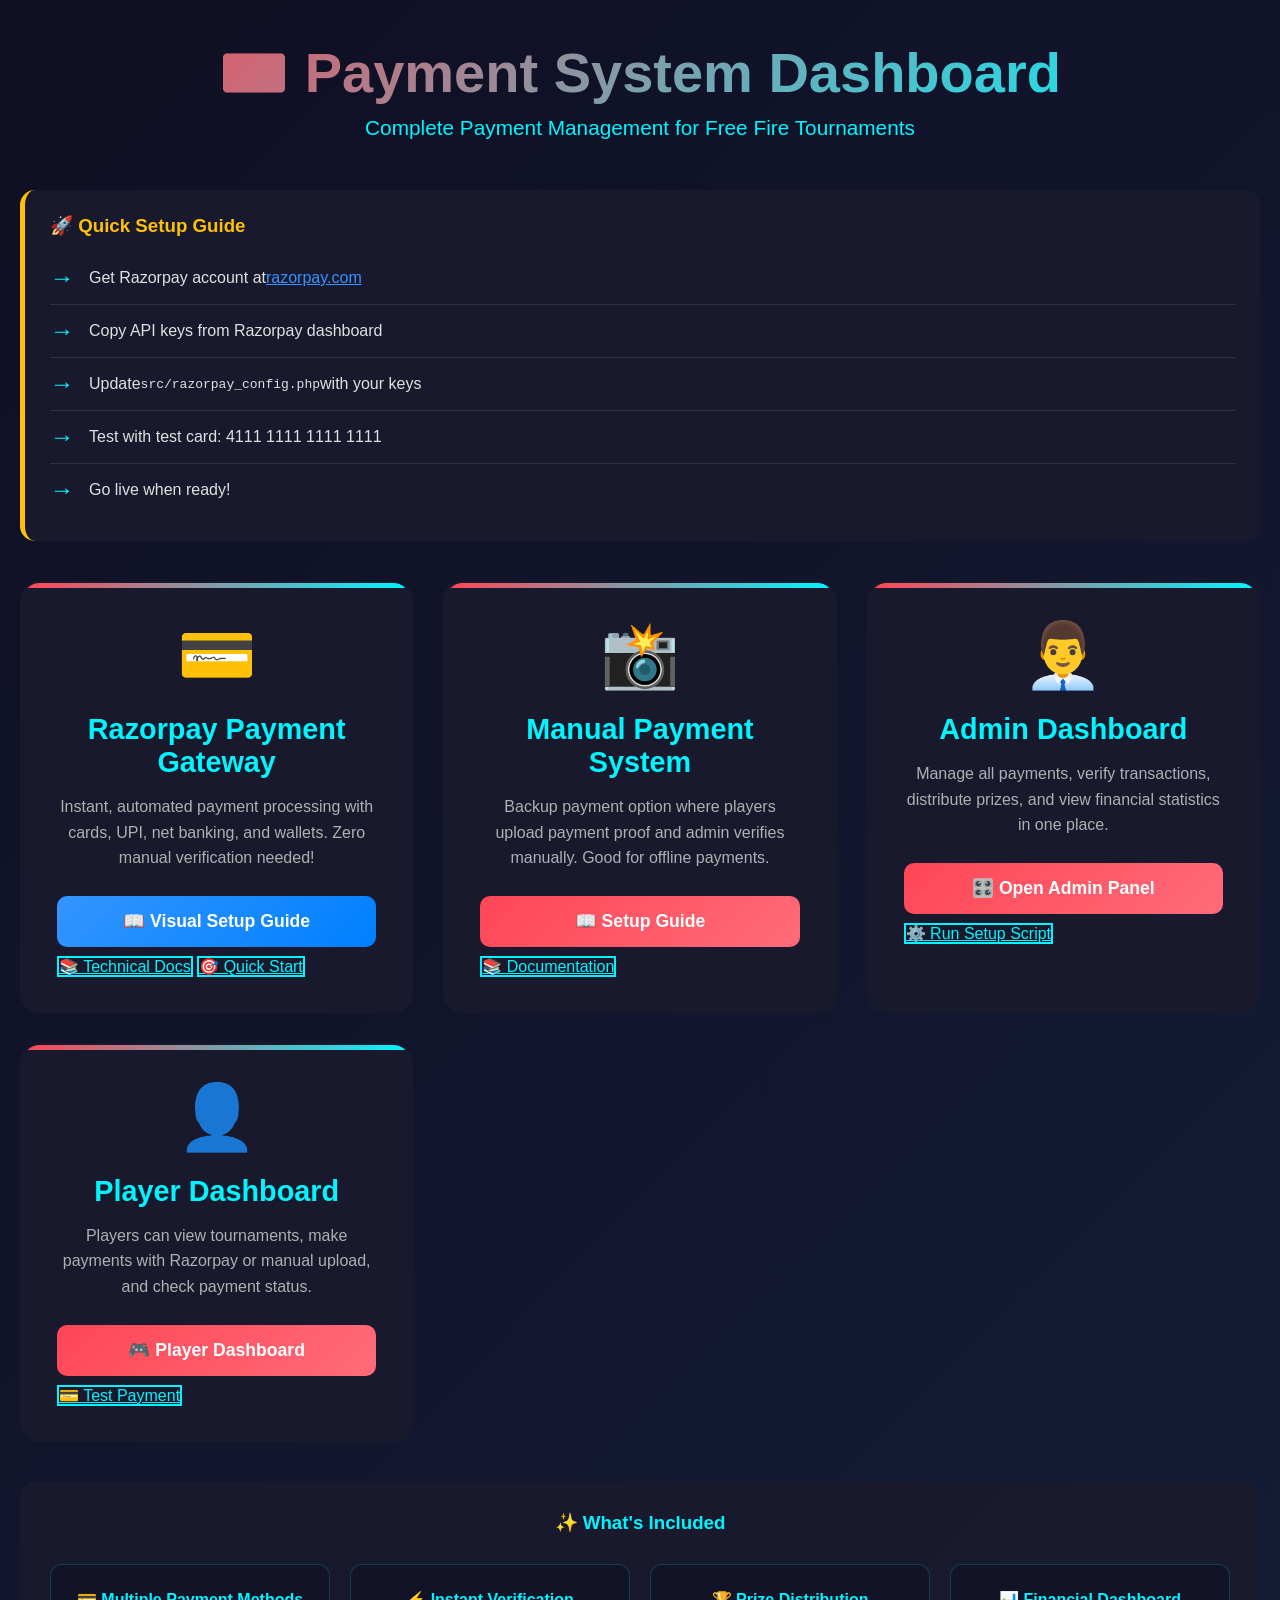
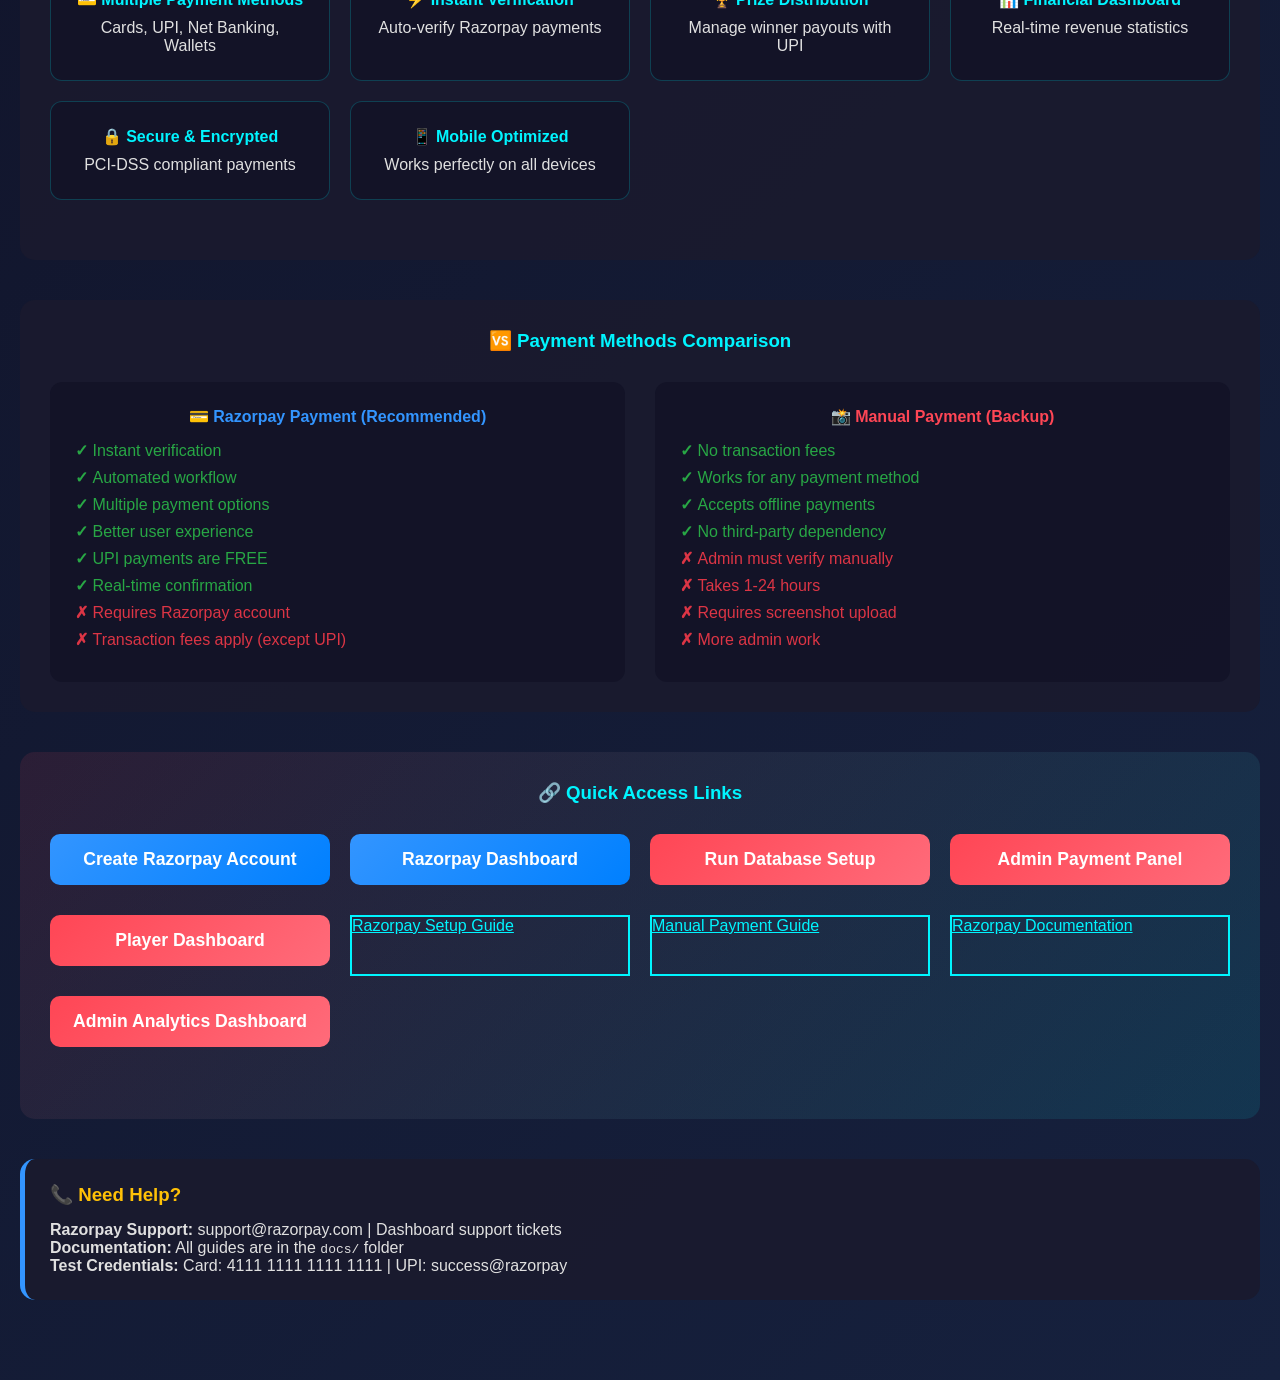
<file: docs/docs/index.html>
<!DOCTYPE html>
<html lang="en">
<head>
    <meta charset="UTF-8">
    <meta name="viewport" content="width=device-width, initial-scale=1.0">
    <title>Payment System Dashboard - Free Fire Tournament</title>
    <style>
        * {
            margin: 0;
            padding: 0;
            box-sizing: border-box;
        }
        body {
            font-family: 'Segoe UI', Tahoma, Geneva, Verdana, sans-serif;
            background: linear-gradient(135deg, #0f0f23 0%, #16213e 100%);
            color: #e0e0e0;
            min-height: 100vh;
            padding: 40px 20px;
        }
        .container {
            max-width: 1400px;
            margin: 0 auto;
        }
        .header {
            text-align: center;
            margin-bottom: 50px;
        }
        .header h1 {
            font-size: 3.5rem;
            background: linear-gradient(135deg, #ff4655, #00f5ff);
            -webkit-background-clip: text;
            -webkit-text-fill-color: transparent;
            margin-bottom: 10px;
        }
        .header p {
            font-size: 1.3rem;
            color: #00f5ff;
        }
        .main-grid {
            display: grid;
            grid-template-columns: repeat(auto-fit, minmax(350px, 1fr));
            gap: 30px;
            margin-bottom: 40px;
        }
        .card {
            background: rgba(26, 26, 46, 0.9);
            border-radius: 20px;
            padding: 35px;
            border: 2px solid transparent;
            transition: all 0.3s ease;
            position: relative;
            overflow: hidden;
        }
        .card::before {
            content: '';
            position: absolute;
            top: 0;
            left: 0;
            right: 0;
            height: 5px;
            background: linear-gradient(90deg, #ff4655, #00f5ff);
        }
        .card:hover {
            transform: translateY(-5px);
            box-shadow: 0 15px 40px rgba(0, 245, 255, 0.3);
            border-color: #00f5ff;
        }
        .card-icon {
            font-size: 4rem;
            margin-bottom: 20px;
            text-align: center;
        }
        .card h2 {
            color: #00f5ff;
            margin-bottom: 15px;
            text-align: center;
            font-size: 1.8rem;
        }
        .card p {
            color: #b0b0b0;
            margin-bottom: 25px;
            text-align: center;
            line-height: 1.6;
        }
        .btn {
            display: block;
            width: 100%;
            padding: 15px;
            background: linear-gradient(135deg, #ff4655, #ff6b7a);
            color: white;
            text-decoration: none;
            text-align: center;
            border-radius: 10px;
            font-weight: 600;
            font-size: 1.1rem;
            transition: all 0.3s ease;
            margin-bottom: 10px;
        }
        .btn:hover {
            transform: scale(1.02);
            box-shadow: 0 5px 20px rgba(255, 70, 85, 0.5);
        }
        .btn-secondary {
            background: linear-gradient(135deg, #3395ff, #0080ff);
        }
        .btn-secondary:hover {
            box-shadow: 0 5px 20px rgba(51, 149, 255, 0.5);
        }
        .btn-outline {
            background: transparent;
            border: 2px solid #00f5ff;
            color: #00f5ff;
        }
        .btn-outline:hover {
            background: rgba(0, 245, 255, 0.1);
            box-shadow: 0 5px 20px rgba(0, 245, 255, 0.3);
        }
        .status-bar {
            background: rgba(26, 26, 46, 0.9);
            border-radius: 15px;
            padding: 25px;
            margin-bottom: 40px;
            border-left: 5px solid #ffc107;
        }
        .status-bar h3 {
            color: #ffc107;
            margin-bottom: 15px;
        }
        .step-list {
            list-style: none;
            padding: 0;
        }
        .step-list li {
            padding: 12px 0;
            border-bottom: 1px solid rgba(255, 255, 255, 0.1);
            display: flex;
            align-items: center;
        }
        .step-list li:last-child {
            border-bottom: none;
        }
        .step-list li::before {
            content: "→";
            color: #00f5ff;
            font-size: 1.5rem;
            margin-right: 15px;
        }
        .feature-grid {
            display: grid;
            grid-template-columns: repeat(auto-fit, minmax(250px, 1fr));
            gap: 20px;
            margin: 30px 0;
        }
        .feature-box {
            background: rgba(15, 15, 35, 0.6);
            padding: 25px;
            border-radius: 12px;
            border: 1px solid rgba(0, 245, 255, 0.2);
            text-align: center;
        }
        .feature-box h4 {
            color: #00f5ff;
            margin-bottom: 10px;
        }
        .comparison {
            background: rgba(26, 26, 46, 0.9);
            border-radius: 15px;
            padding: 30px;
            margin: 40px 0;
        }
        .comparison h3 {
            color: #00f5ff;
            text-align: center;
            margin-bottom: 30px;
        }
        .comparison-grid {
            display: grid;
            grid-template-columns: 1fr 1fr;
            gap: 30px;
        }
        .comparison-card {
            background: rgba(15, 15, 35, 0.6);
            padding: 25px;
            border-radius: 12px;
        }
        .comparison-card h4 {
            color: #ff4655;
            margin-bottom: 15px;
            text-align: center;
        }
        .comparison-card.razorpay h4 {
            color: #3395ff;
        }
        .pro {
            color: #28a745;
            margin: 8px 0;
        }
        .pro::before {
            content: "✓ ";
            font-weight: bold;
        }
        .con {
            color: #dc3545;
            margin: 8px 0;
        }
        .con::before {
            content: "✗ ";
            font-weight: bold;
        }
        @media (max-width: 768px) {
            .comparison-grid {
                grid-template-columns: 1fr;
            }
            .header h1 {
                font-size: 2.5rem;
            }
            .main-grid {
                grid-template-columns: 1fr;
            }
        }
    </style>
</head>
<body>
    <div class="container">
        <div class="header">
            <h1>💳 Payment System Dashboard</h1>
            <p>Complete Payment Management for Free Fire Tournaments</p>
        </div>

        <!-- Quick Setup Status -->
        <div class="status-bar">
            <h3>🚀 Quick Setup Guide</h3>
            <ul class="step-list">
                <li>Get Razorpay account at <a href="https://razorpay.com" target="_blank" style="color: #3395ff;">razorpay.com</a></li>
                <li>Copy API keys from Razorpay dashboard</li>
                <li>Update <code>src/razorpay_config.php</code> with your keys</li>
                <li>Test with test card: 4111 1111 1111 1111</li>
                <li>Go live when ready!</li>
            </ul>
        </div>

        <!-- Main Cards -->
        <div class="main-grid">
            <!-- Razorpay Setup -->
            <div class="card">
                <div class="card-icon">💳</div>
                <h2>Razorpay Payment Gateway</h2>
                <p>Instant, automated payment processing with cards, UPI, net banking, and wallets. Zero manual verification needed!</p>
                <a href="razorpay_guide.html" class="btn btn-secondary">📖 Visual Setup Guide</a>
                <a href="RAZORPAY_SETUP.md" class="btn-outline">📚 Technical Docs</a>
                <a href="RAZORPAY_README.md" class="btn-outline">🎯 Quick Start</a>
            </div>

            <!-- Manual Payment -->
            <div class="card">
                <div class="card-icon">📸</div>
                <h2>Manual Payment System</h2>
                <p>Backup payment option where players upload payment proof and admin verifies manually. Good for offline payments.</p>
                <a href="payment_guide.html" class="btn">📖 Setup Guide</a>
                <a href="PAYMENT_SYSTEM.md" class="btn-outline">📚 Documentation</a>
            </div>

            <!-- Admin Panel -->
            <div class="card">
                <div class="card-icon">👨‍💼</div>
                <h2>Admin Dashboard</h2>
                <p>Manage all payments, verify transactions, distribute prizes, and view financial statistics in one place.</p>
                <a href="../admin/payment_management.php" class="btn">🎛️ Open Admin Panel</a>
                <a href="../src/setup_payment_system.php" class="btn-outline">⚙️ Run Setup Script</a>
            </div>

            <!-- Player Dashboard -->
            <div class="card">
                <div class="card-icon">👤</div>
                <h2>Player Dashboard</h2>
                <p>Players can view tournaments, make payments with Razorpay or manual upload, and check payment status.</p>
                <a href="../player/player_dashboard.php" class="btn">🎮 Player Dashboard</a>
                <a href="../player/razorpay_payment.php?reg_id=1" class="btn-outline">💳 Test Payment</a>
            </div>
        </div>

        <!-- Features Overview -->
        <div class="comparison">
            <h3>✨ What's Included</h3>
            <div class="feature-grid">
                <div class="feature-box">
                    <h4>💳 Multiple Payment Methods</h4>
                    <p>Cards, UPI, Net Banking, Wallets</p>
                </div>
                <div class="feature-box">
                    <h4>⚡ Instant Verification</h4>
                    <p>Auto-verify Razorpay payments</p>
                </div>
                <div class="feature-box">
                    <h4>🏆 Prize Distribution</h4>
                    <p>Manage winner payouts with UPI</p>
                </div>
                <div class="feature-box">
                    <h4>📊 Financial Dashboard</h4>
                    <p>Real-time revenue statistics</p>
                </div>
                <div class="feature-box">
                    <h4>🔒 Secure & Encrypted</h4>
                    <p>PCI-DSS compliant payments</p>
                </div>
                <div class="feature-box">
                    <h4>📱 Mobile Optimized</h4>
                    <p>Works perfectly on all devices</p>
                </div>
            </div>
        </div>

        <!-- Comparison -->
        <div class="comparison">
            <h3>🆚 Payment Methods Comparison</h3>
            <div class="comparison-grid">
                <div class="comparison-card razorpay">
                    <h4>💳 Razorpay Payment (Recommended)</h4>
                    <div class="pro">Instant verification</div>
                    <div class="pro">Automated workflow</div>
                    <div class="pro">Multiple payment options</div>
                    <div class="pro">Better user experience</div>
                    <div class="pro">UPI payments are FREE</div>
                    <div class="pro">Real-time confirmation</div>
                    <div class="con">Requires Razorpay account</div>
                    <div class="con">Transaction fees apply (except UPI)</div>
                </div>
                <div class="comparison-card">
                    <h4>📸 Manual Payment (Backup)</h4>
                    <div class="pro">No transaction fees</div>
                    <div class="pro">Works for any payment method</div>
                    <div class="pro">Accepts offline payments</div>
                    <div class="pro">No third-party dependency</div>
                    <div class="con">Admin must verify manually</div>
                    <div class="con">Takes 1-24 hours</div>
                    <div class="con">Requires screenshot upload</div>
                    <div class="con">More admin work</div>
                </div>
            </div>
        </div>

        <!-- Quick Links -->
        <div class="comparison" style="background: linear-gradient(135deg, rgba(255, 70, 85, 0.1), rgba(0, 245, 255, 0.1));">
            <h3>🔗 Quick Access Links</h3>
            <div class="feature-grid">
                <a href="https://razorpay.com/" target="_blank" class="btn btn-secondary">Create Razorpay Account</a>
                <a href="https://dashboard.razorpay.com/" target="_blank" class="btn btn-secondary">Razorpay Dashboard</a>
                <a href="../src/setup_payment_system.php" class="btn">Run Database Setup</a>
                <a href="../admin/payment_management.php" class="btn">Admin Payment Panel</a>
                <a href="../player/player_dashboard.php" class="btn">Player Dashboard</a>
                <a href="razorpay_guide.html" class="btn-outline">Razorpay Setup Guide</a>
                <a href="payment_guide.html" class="btn-outline">Manual Payment Guide</a>
                <a href="https://razorpay.com/docs/" target="_blank" class="btn-outline">Razorpay Documentation</a>
                <a href="../admin/analytics_dashboard.php" class="btn btn-primary" style="margin-bottom:12px;">Admin Analytics Dashboard</a>
            </div>
        </div>

        <!-- Support -->
        <div class="status-bar" style="border-left-color: #3395ff;">
            <h3>📞 Need Help?</h3>
            <p><strong>Razorpay Support:</strong> support@razorpay.com | Dashboard support tickets</p>
            <p><strong>Documentation:</strong> All guides are in the <code>docs/</code> folder</p>
            <p><strong>Test Credentials:</strong> Card: 4111 1111 1111 1111 | UPI: success@razorpay</p>
        </div>
    </div>
</body>
</html>
</file>
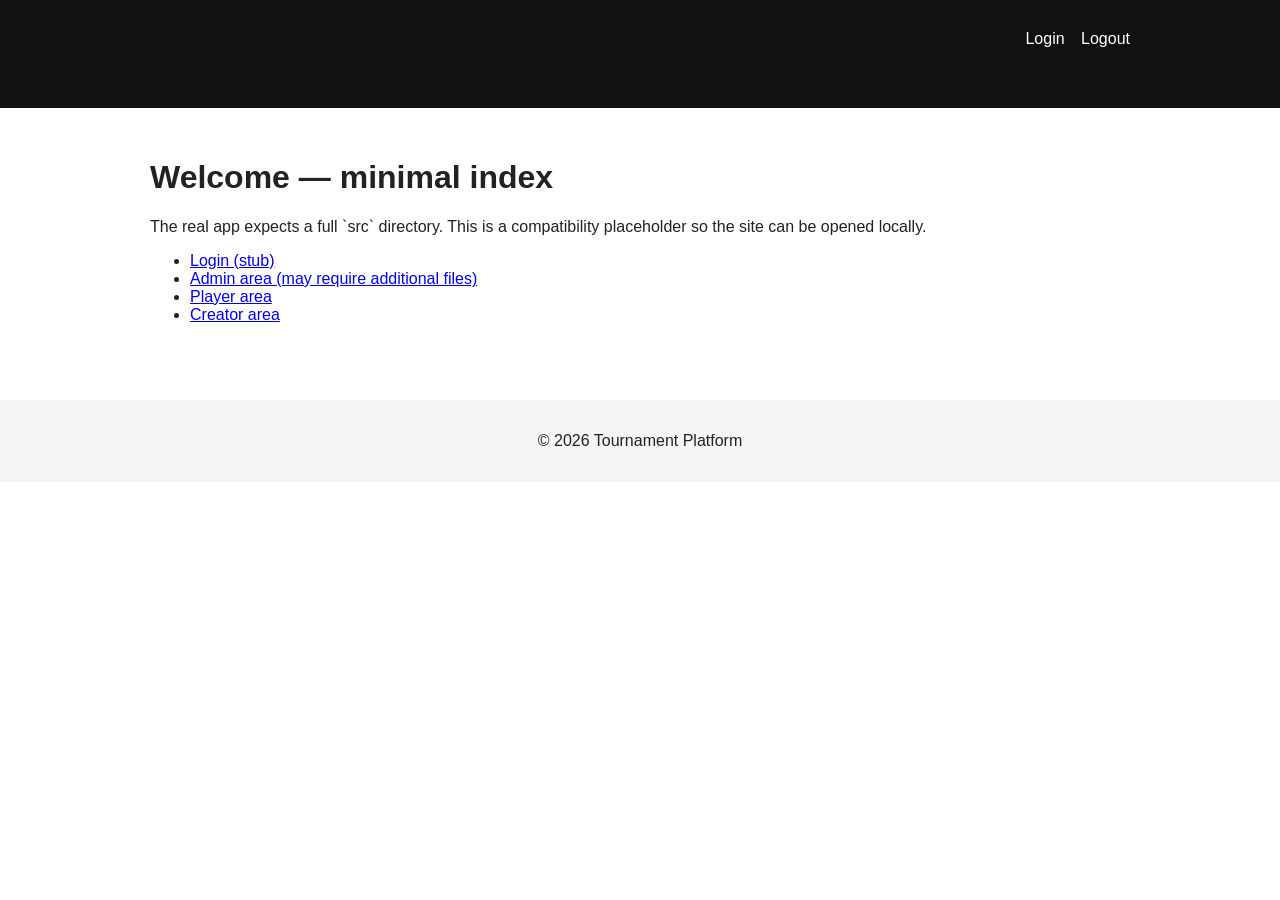
<file: response.html>
﻿<!doctype html>
<html>
<head>
    <meta charset="utf-8">
    <meta name="viewport" content="width=device-width,initial-scale=1">
    <title>Home - Tournament Platform</title>
    <link rel="stylesheet" href="/assets/css/style.css">
</head>
<body>
<header class="site-header">
    <div class="container">
        <a class="logo" href="/">
            <img src="/assets/images/logo.svg" alt="Logo" height="48">
        </a>
        <nav class="main-nav">
            <a href="/src/login.php">Login</a>
            <a href="/src/logout.php">Logout</a>
        </nav>
    </div>
</header>
<main class="site-main container">
<h1>Welcome — minimal index</h1>
<p>The real app expects a full `src` directory. This is a compatibility placeholder so the site can be opened locally.</p>
<ul>
    <li><a href="/src/login.php">Login (stub)</a></li>
    <li><a href="/admin/admin/">Admin area (may require additional files)</a></li>
    <li><a href="/player/player/">Player area</a></li>
    <li><a href="/creator/creator/">Creator area</a></li>
</ul>
</main>
<footer class="site-footer">
    <div class="container">© 2026 Tournament Platform</div>
</footer>
</body>
</html>
</file>
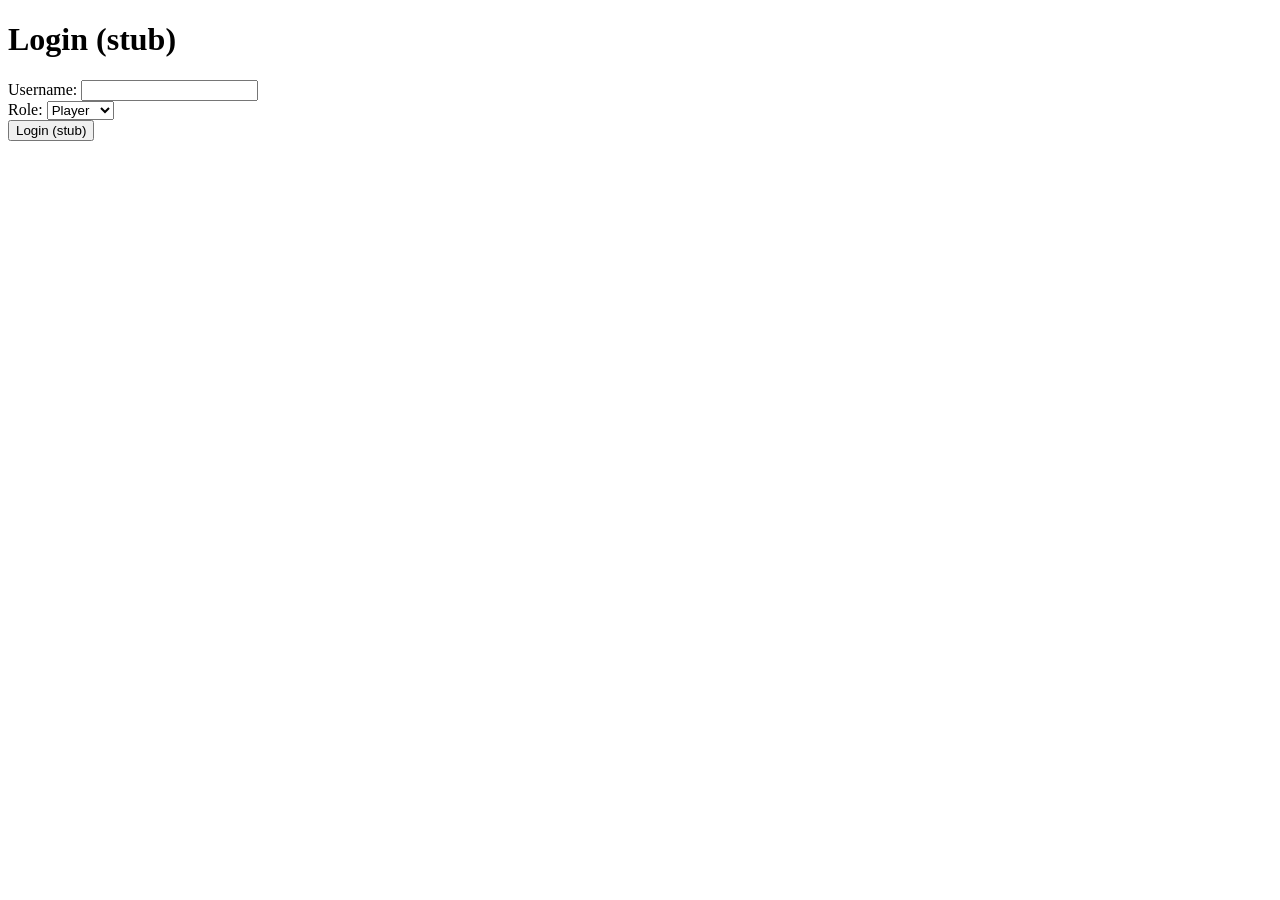
<file: response_login.html>
﻿<!doctype html>
<html><head><meta charset="utf-8"><title>Login (stub)</title></head>
<body>
<h1>Login (stub)</h1>
<form method="post">
    <label>Username: <input name="username" required></label><br>
    <label>Role: <select name="role"><option value="player">Player</option><option value="creator">Creator</option><option value="admin">Admin</option></select></label><br>
    <button type="submit">Login (stub)</button>
 </form>
</body></html>
</file>
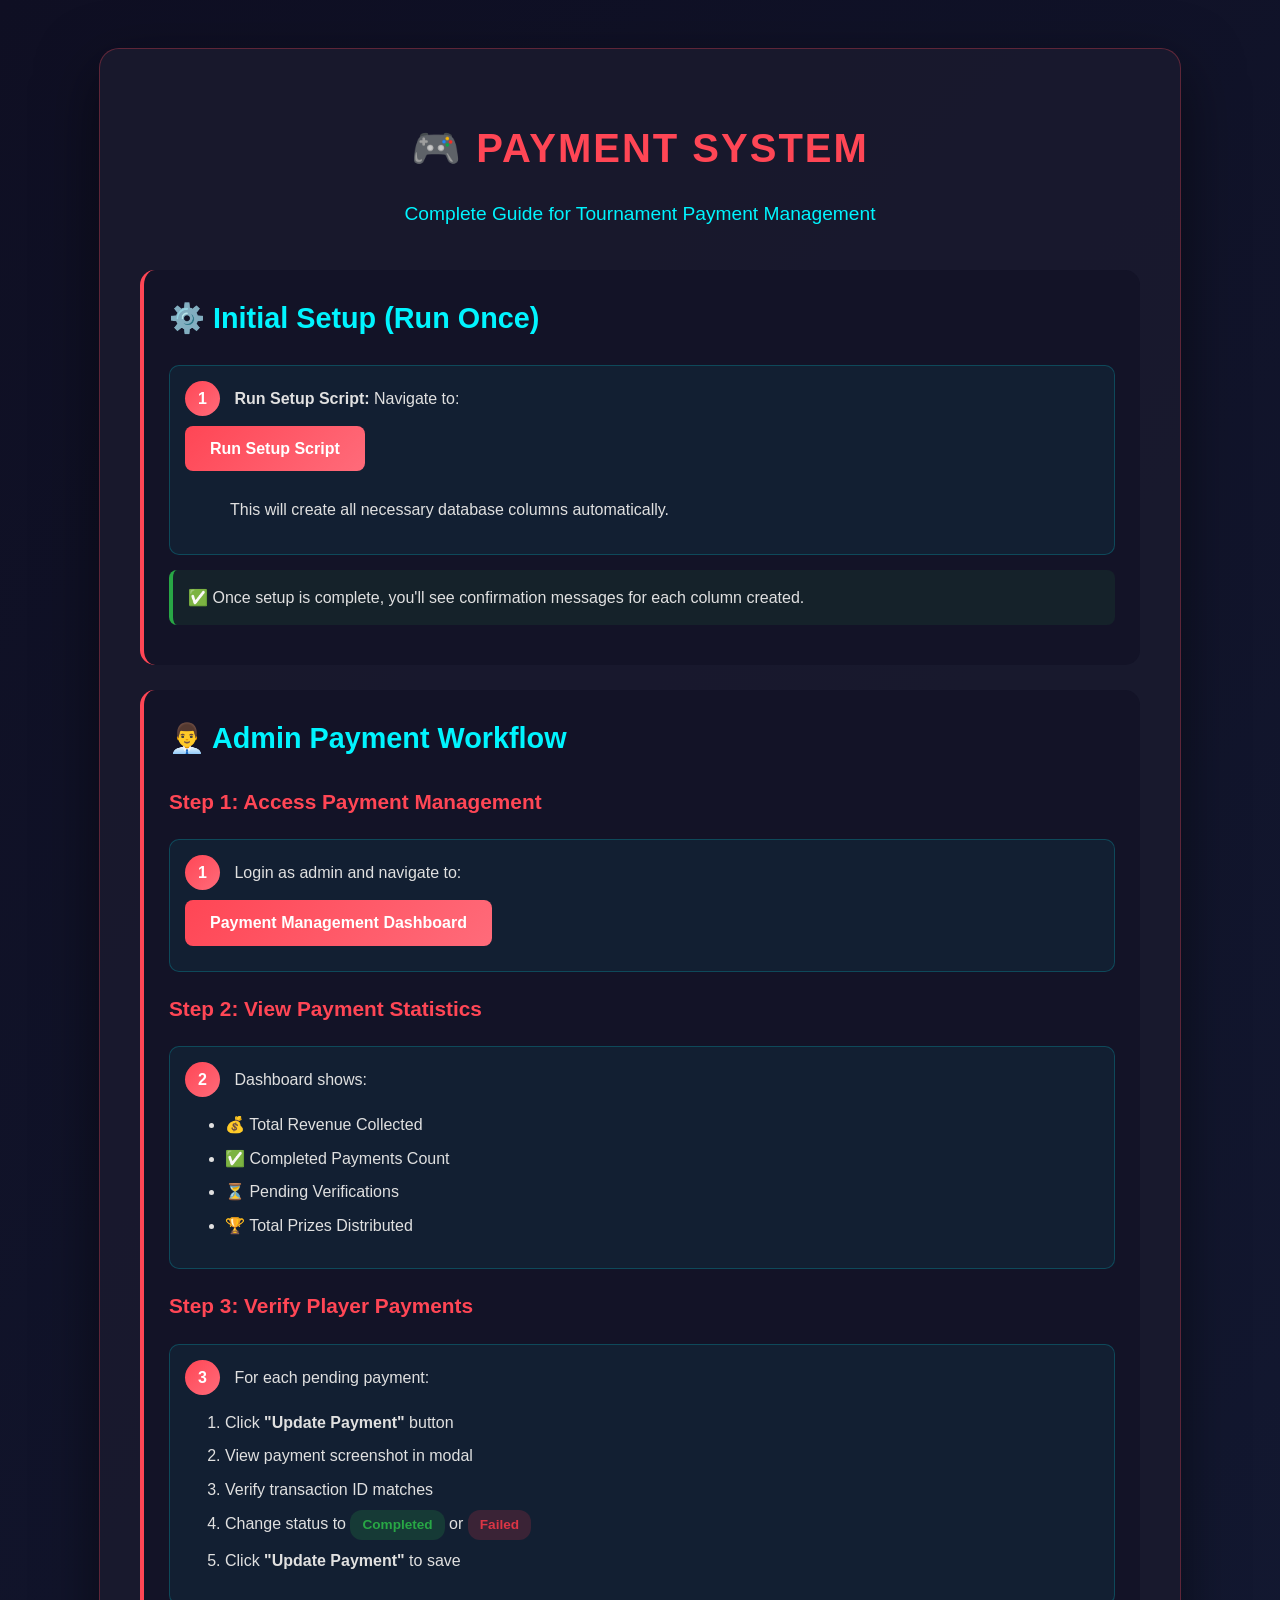
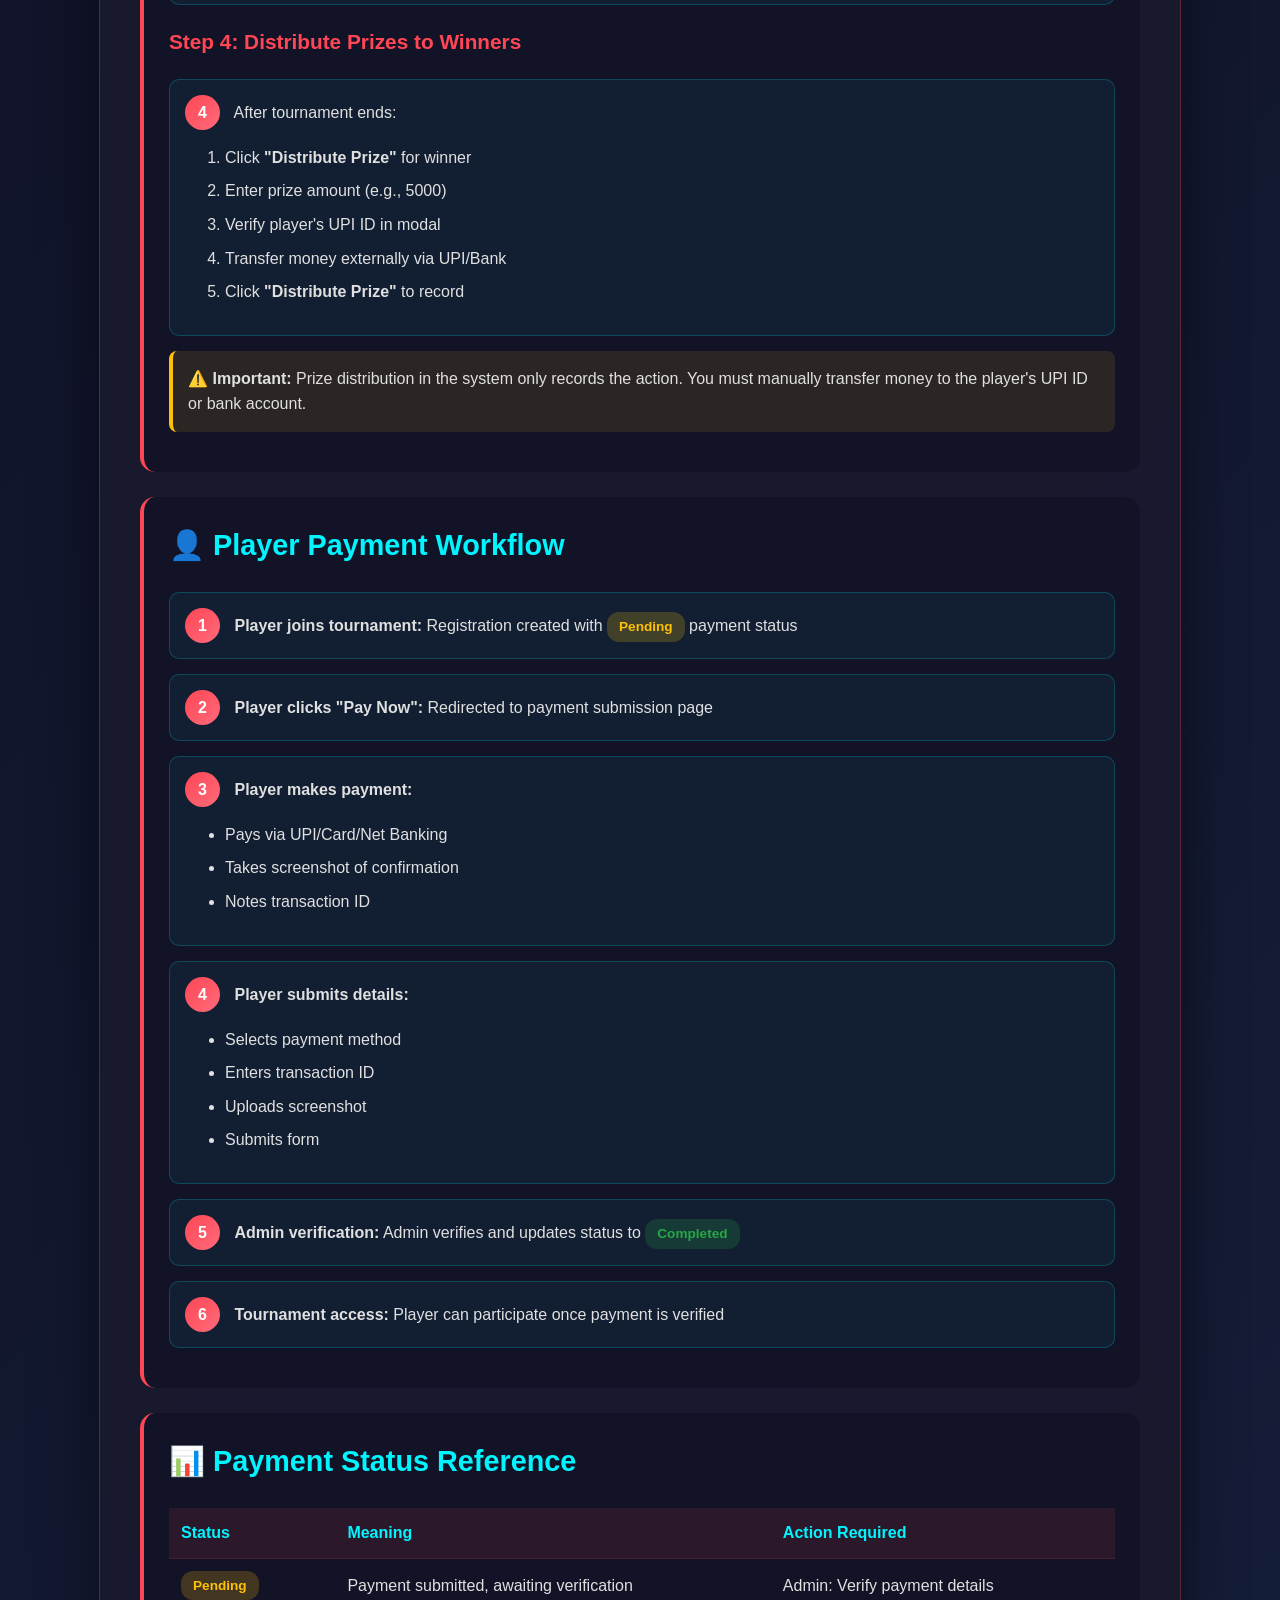
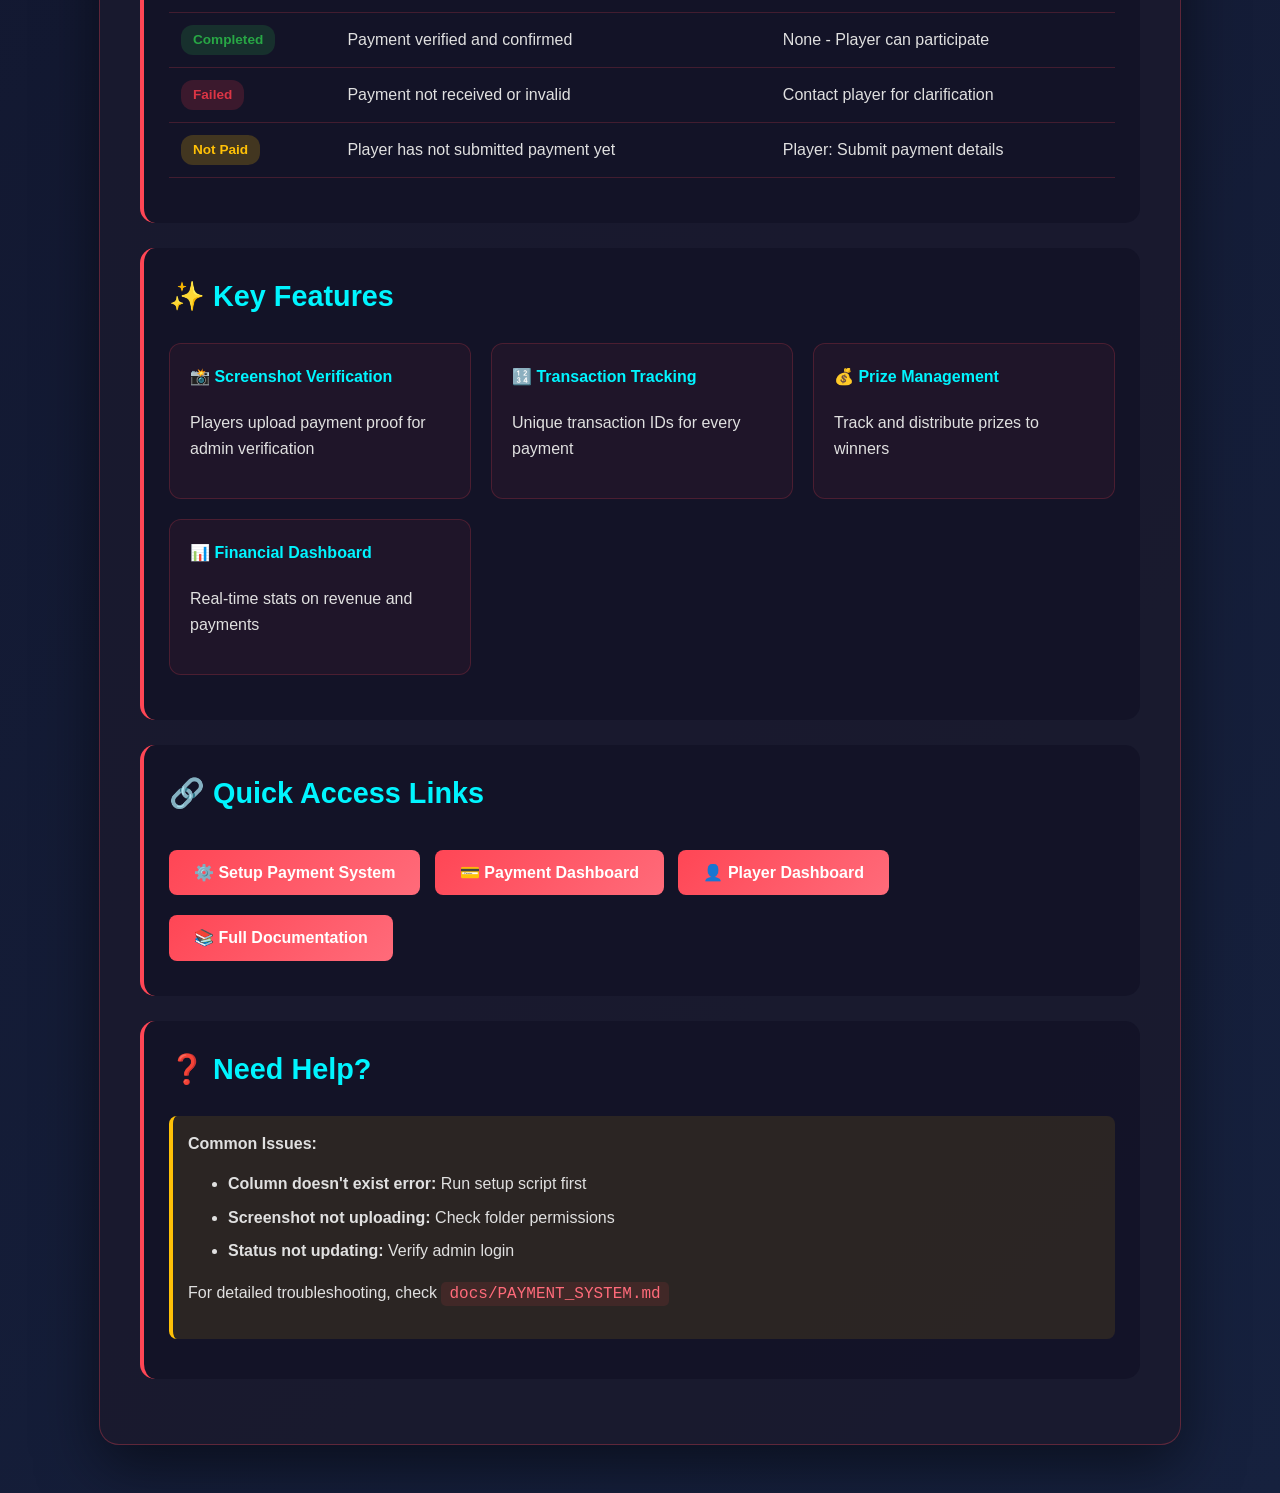
<file: docs/docs/payment_guide.html>
<!DOCTYPE html>
<html lang="en">
<head>
    <meta charset="UTF-8">
    <meta name="viewport" content="width=device-width, initial-scale=1.0">
    <title>Payment System - Quick Start Guide</title>
    <style>
        body {
            font-family: 'Segoe UI', Tahoma, Geneva, Verdana, sans-serif;
            background: linear-gradient(135deg, #0f0f23 0%, #16213e 100%);
            color: #e0e0e0;
            padding: 40px 20px;
            line-height: 1.6;
        }
        .container {
            max-width: 1000px;
            margin: 0 auto;
            background: rgba(26, 26, 46, 0.9);
            padding: 40px;
            border-radius: 20px;
            box-shadow: 0 20px 60px rgba(0, 0, 0, 0.5);
            border: 1px solid rgba(255, 70, 85, 0.3);
        }
        h1 {
            color: #ff4655;
            text-align: center;
            font-size: 2.5rem;
            margin-bottom: 10px;
            text-transform: uppercase;
            letter-spacing: 2px;
        }
        .subtitle {
            text-align: center;
            color: #00f5ff;
            font-size: 1.2rem;
            margin-bottom: 40px;
        }
        .section {
            background: rgba(15, 15, 35, 0.6);
            padding: 25px;
            margin: 25px 0;
            border-radius: 15px;
            border-left: 4px solid #ff4655;
        }
        h2 {
            color: #00f5ff;
            margin-top: 0;
            font-size: 1.8rem;
        }
        h3 {
            color: #ff4655;
            font-size: 1.3rem;
            margin-top: 20px;
        }
        .step-box {
            background: rgba(0, 245, 255, 0.05);
            padding: 15px;
            margin: 15px 0;
            border-radius: 10px;
            border: 1px solid rgba(0, 245, 255, 0.2);
        }
        .step-number {
            display: inline-block;
            background: linear-gradient(135deg, #ff4655, #ff6b7a);
            color: white;
            width: 35px;
            height: 35px;
            line-height: 35px;
            text-align: center;
            border-radius: 50%;
            font-weight: bold;
            margin-right: 10px;
        }
        code {
            background: rgba(255, 70, 85, 0.1);
            padding: 3px 8px;
            border-radius: 5px;
            color: #ff6b7a;
            font-family: 'Courier New', monospace;
        }
        .button-demo {
            display: inline-block;
            background: linear-gradient(135deg, #ff4655, #ff6b7a);
            color: white;
            padding: 10px 25px;
            border-radius: 8px;
            text-decoration: none;
            font-weight: 600;
            margin: 10px 10px 10px 0;
            transition: all 0.3s ease;
        }
        .button-demo:hover {
            transform: translateY(-2px);
            box-shadow: 0 5px 20px rgba(255, 70, 85, 0.4);
        }
        .warning {
            background: rgba(255, 193, 7, 0.1);
            border-left: 4px solid #ffc107;
            padding: 15px;
            border-radius: 8px;
            margin: 15px 0;
        }
        .success {
            background: rgba(40, 167, 69, 0.1);
            border-left: 4px solid #28a745;
            padding: 15px;
            border-radius: 8px;
            margin: 15px 0;
        }
        ul, ol {
            margin: 15px 0;
        }
        li {
            margin: 8px 0;
        }
        .grid {
            display: grid;
            grid-template-columns: repeat(auto-fit, minmax(250px, 1fr));
            gap: 20px;
            margin: 20px 0;
        }
        .card {
            background: rgba(255, 70, 85, 0.05);
            padding: 20px;
            border-radius: 12px;
            border: 1px solid rgba(255, 70, 85, 0.2);
        }
        .card h4 {
            color: #00f5ff;
            margin-top: 0;
        }
        table {
            width: 100%;
            border-collapse: collapse;
            margin: 20px 0;
        }
        th, td {
            padding: 12px;
            text-align: left;
            border-bottom: 1px solid rgba(255, 70, 85, 0.2);
        }
        th {
            background: rgba(255, 70, 85, 0.1);
            color: #00f5ff;
            font-weight: 600;
        }
        .badge {
            display: inline-block;
            padding: 4px 12px;
            border-radius: 12px;
            font-size: 0.85rem;
            font-weight: 600;
        }
        .badge-pending {
            background: rgba(255, 193, 7, 0.2);
            color: #ffc107;
        }
        .badge-completed {
            background: rgba(40, 167, 69, 0.2);
            color: #28a745;
        }
        .badge-failed {
            background: rgba(220, 53, 69, 0.2);
            color: #dc3545;
        }
    </style>
</head>
<body>
    <div class="container">
        <h1>🎮 Payment System</h1>
        <p class="subtitle">Complete Guide for Tournament Payment Management</p>

        <!-- Setup Section -->
        <div class="section">
            <h2>⚙️ Initial Setup (Run Once)</h2>
            <div class="step-box">
                <span class="step-number">1</span>
                <strong>Run Setup Script:</strong> Navigate to:<br>
                <a href="../src/setup_payment_system.php" class="button-demo">Run Setup Script</a>
                <p style="margin-left: 45px;">This will create all necessary database columns automatically.</p>
            </div>
            
            <div class="success">
                ✅ Once setup is complete, you'll see confirmation messages for each column created.
            </div>
        </div>

        <!-- Admin Workflow -->
        <div class="section">
            <h2>👨‍💼 Admin Payment Workflow</h2>
            
            <h3>Step 1: Access Payment Management</h3>
            <div class="step-box">
                <span class="step-number">1</span>
                Login as admin and navigate to:<br>
                <a href="../admin/payment_management.php" class="button-demo">Payment Management Dashboard</a>
            </div>

            <h3>Step 2: View Payment Statistics</h3>
            <div class="step-box">
                <span class="step-number">2</span>
                Dashboard shows:
                <ul>
                    <li>💰 Total Revenue Collected</li>
                    <li>✅ Completed Payments Count</li>
                    <li>⏳ Pending Verifications</li>
                    <li>🏆 Total Prizes Distributed</li>
                </ul>
            </div>

            <h3>Step 3: Verify Player Payments</h3>
            <div class="step-box">
                <span class="step-number">3</span>
                For each pending payment:
                <ol>
                    <li>Click <strong>"Update Payment"</strong> button</li>
                    <li>View payment screenshot in modal</li>
                    <li>Verify transaction ID matches</li>
                    <li>Change status to <span class="badge badge-completed">Completed</span> or <span class="badge badge-failed">Failed</span></li>
                    <li>Click <strong>"Update Payment"</strong> to save</li>
                </ol>
            </div>

            <h3>Step 4: Distribute Prizes to Winners</h3>
            <div class="step-box">
                <span class="step-number">4</span>
                After tournament ends:
                <ol>
                    <li>Click <strong>"Distribute Prize"</strong> for winner</li>
                    <li>Enter prize amount (e.g., 5000)</li>
                    <li>Verify player's UPI ID in modal</li>
                    <li>Transfer money externally via UPI/Bank</li>
                    <li>Click <strong>"Distribute Prize"</strong> to record</li>
                </ol>
            </div>

            <div class="warning">
                ⚠️ <strong>Important:</strong> Prize distribution in the system only records the action. You must manually transfer money to the player's UPI ID or bank account.
            </div>
        </div>

        <!-- Player Workflow -->
        <div class="section">
            <h2>👤 Player Payment Workflow</h2>
            
            <div class="step-box">
                <span class="step-number">1</span>
                <strong>Player joins tournament:</strong> Registration created with <span class="badge badge-pending">Pending</span> payment status
            </div>

            <div class="step-box">
                <span class="step-number">2</span>
                <strong>Player clicks "Pay Now":</strong> Redirected to payment submission page
            </div>

            <div class="step-box">
                <span class="step-number">3</span>
                <strong>Player makes payment:</strong>
                <ul>
                    <li>Pays via UPI/Card/Net Banking</li>
                    <li>Takes screenshot of confirmation</li>
                    <li>Notes transaction ID</li>
                </ul>
            </div>

            <div class="step-box">
                <span class="step-number">4</span>
                <strong>Player submits details:</strong>
                <ul>
                    <li>Selects payment method</li>
                    <li>Enters transaction ID</li>
                    <li>Uploads screenshot</li>
                    <li>Submits form</li>
                </ul>
            </div>

            <div class="step-box">
                <span class="step-number">5</span>
                <strong>Admin verification:</strong> Admin verifies and updates status to <span class="badge badge-completed">Completed</span>
            </div>

            <div class="step-box">
                <span class="step-number">6</span>
                <strong>Tournament access:</strong> Player can participate once payment is verified
            </div>
        </div>

        <!-- Payment Status Reference -->
        <div class="section">
            <h2>📊 Payment Status Reference</h2>
            
            <table>
                <thead>
                    <tr>
                        <th>Status</th>
                        <th>Meaning</th>
                        <th>Action Required</th>
                    </tr>
                </thead>
                <tbody>
                    <tr>
                        <td><span class="badge badge-pending">Pending</span></td>
                        <td>Payment submitted, awaiting verification</td>
                        <td>Admin: Verify payment details</td>
                    </tr>
                    <tr>
                        <td><span class="badge badge-completed">Completed</span></td>
                        <td>Payment verified and confirmed</td>
                        <td>None - Player can participate</td>
                    </tr>
                    <tr>
                        <td><span class="badge badge-failed">Failed</span></td>
                        <td>Payment not received or invalid</td>
                        <td>Contact player for clarification</td>
                    </tr>
                    <tr>
                        <td><span class="badge badge-pending">Not Paid</span></td>
                        <td>Player has not submitted payment yet</td>
                        <td>Player: Submit payment details</td>
                    </tr>
                </tbody>
            </table>
        </div>

        <!-- Key Features -->
        <div class="section">
            <h2>✨ Key Features</h2>
            
            <div class="grid">
                <div class="card">
                    <h4>📸 Screenshot Verification</h4>
                    <p>Players upload payment proof for admin verification</p>
                </div>
                <div class="card">
                    <h4>🔢 Transaction Tracking</h4>
                    <p>Unique transaction IDs for every payment</p>
                </div>
                <div class="card">
                    <h4>💰 Prize Management</h4>
                    <p>Track and distribute prizes to winners</p>
                </div>
                <div class="card">
                    <h4>📊 Financial Dashboard</h4>
                    <p>Real-time stats on revenue and payments</p>
                </div>
            </div>
        </div>

        <!-- Quick Links -->
        <div class="section">
            <h2>🔗 Quick Access Links</h2>
            <a href="../src/setup_payment_system.php" class="button-demo">⚙️ Setup Payment System</a>
            <a href="../admin/payment_management.php" class="button-demo">💳 Payment Dashboard</a>
            <a href="../player/player_dashboard.php" class="button-demo">👤 Player Dashboard</a>
            <a href="../docs/PAYMENT_SYSTEM.md" class="button-demo">📚 Full Documentation</a>
        </div>

        <!-- Support -->
        <div class="section">
            <h2>❓ Need Help?</h2>
            <div class="warning">
                <strong>Common Issues:</strong>
                <ul>
                    <li><strong>Column doesn't exist error:</strong> Run setup script first</li>
                    <li><strong>Screenshot not uploading:</strong> Check folder permissions</li>
                    <li><strong>Status not updating:</strong> Verify admin login</li>
                </ul>
                <p>For detailed troubleshooting, check <code>docs/PAYMENT_SYSTEM.md</code></p>
            </div>
        </div>
    </div>
</body>
</html>
</file>
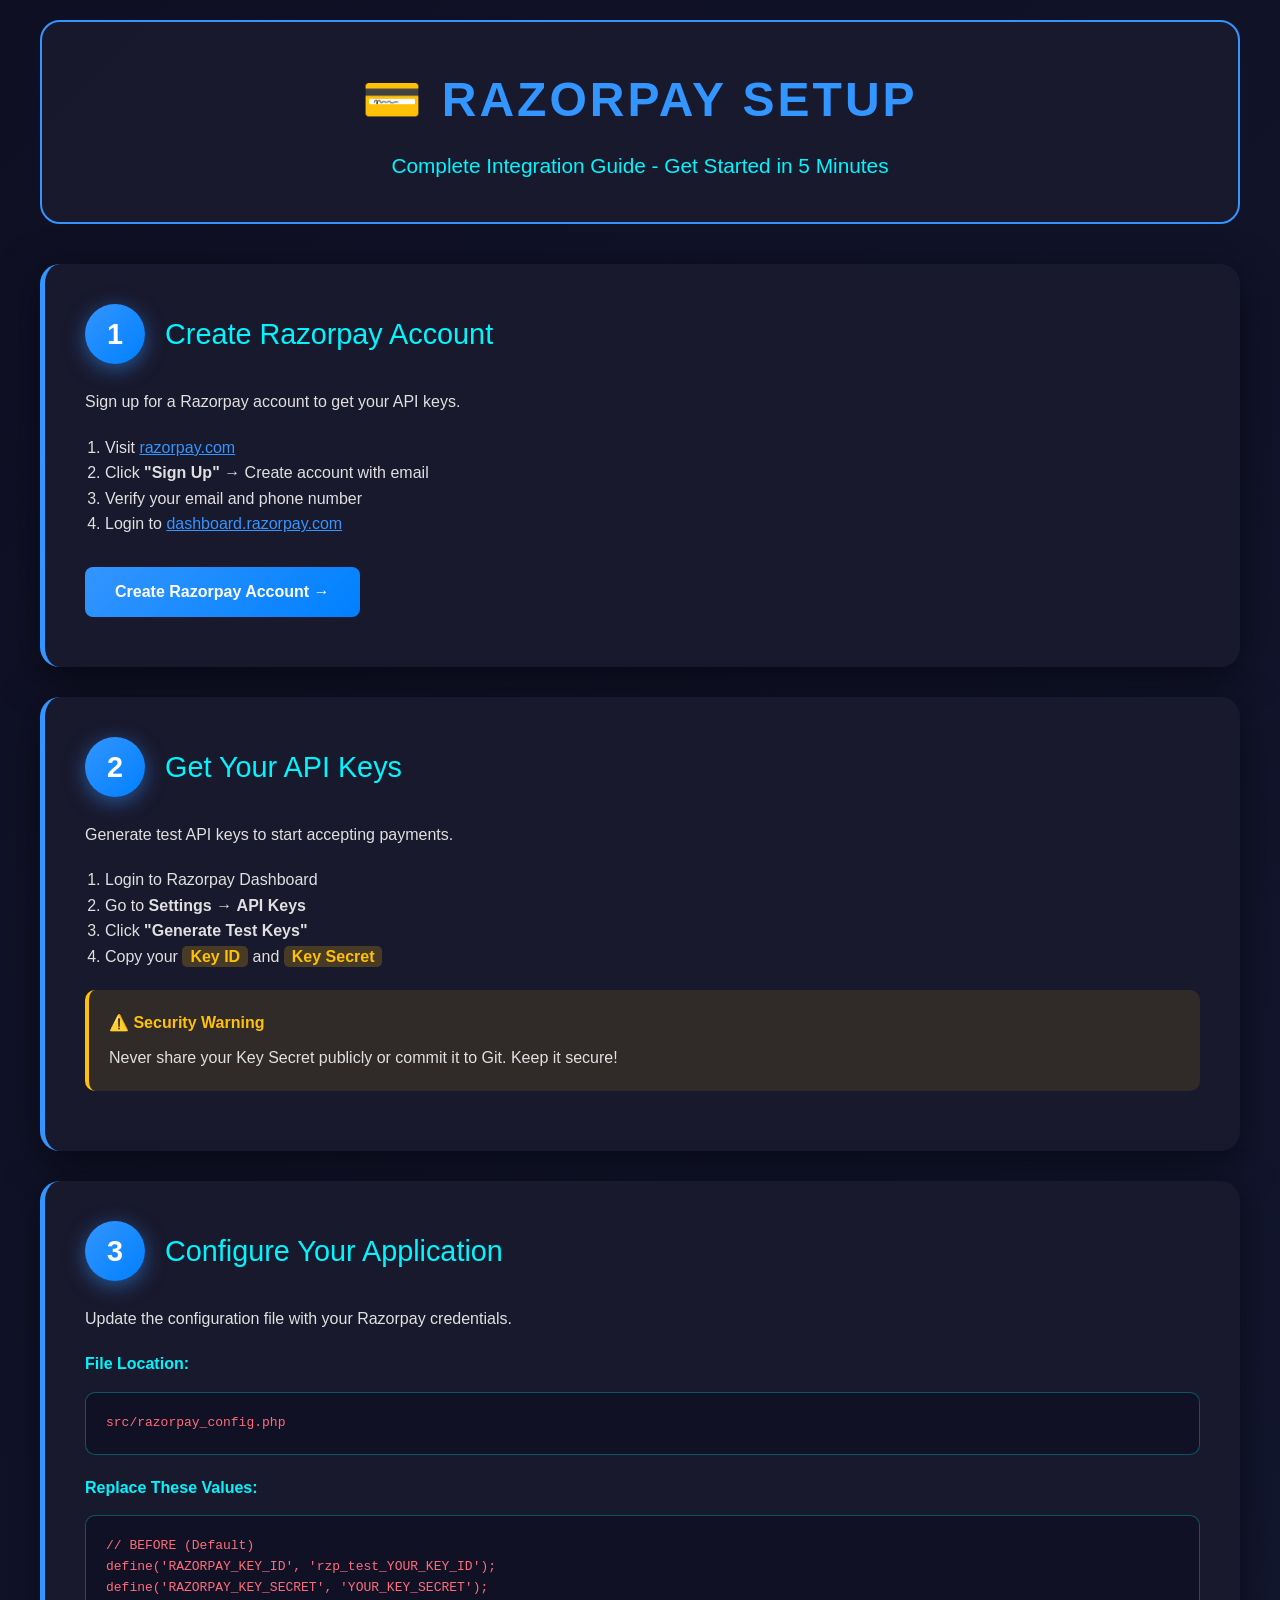
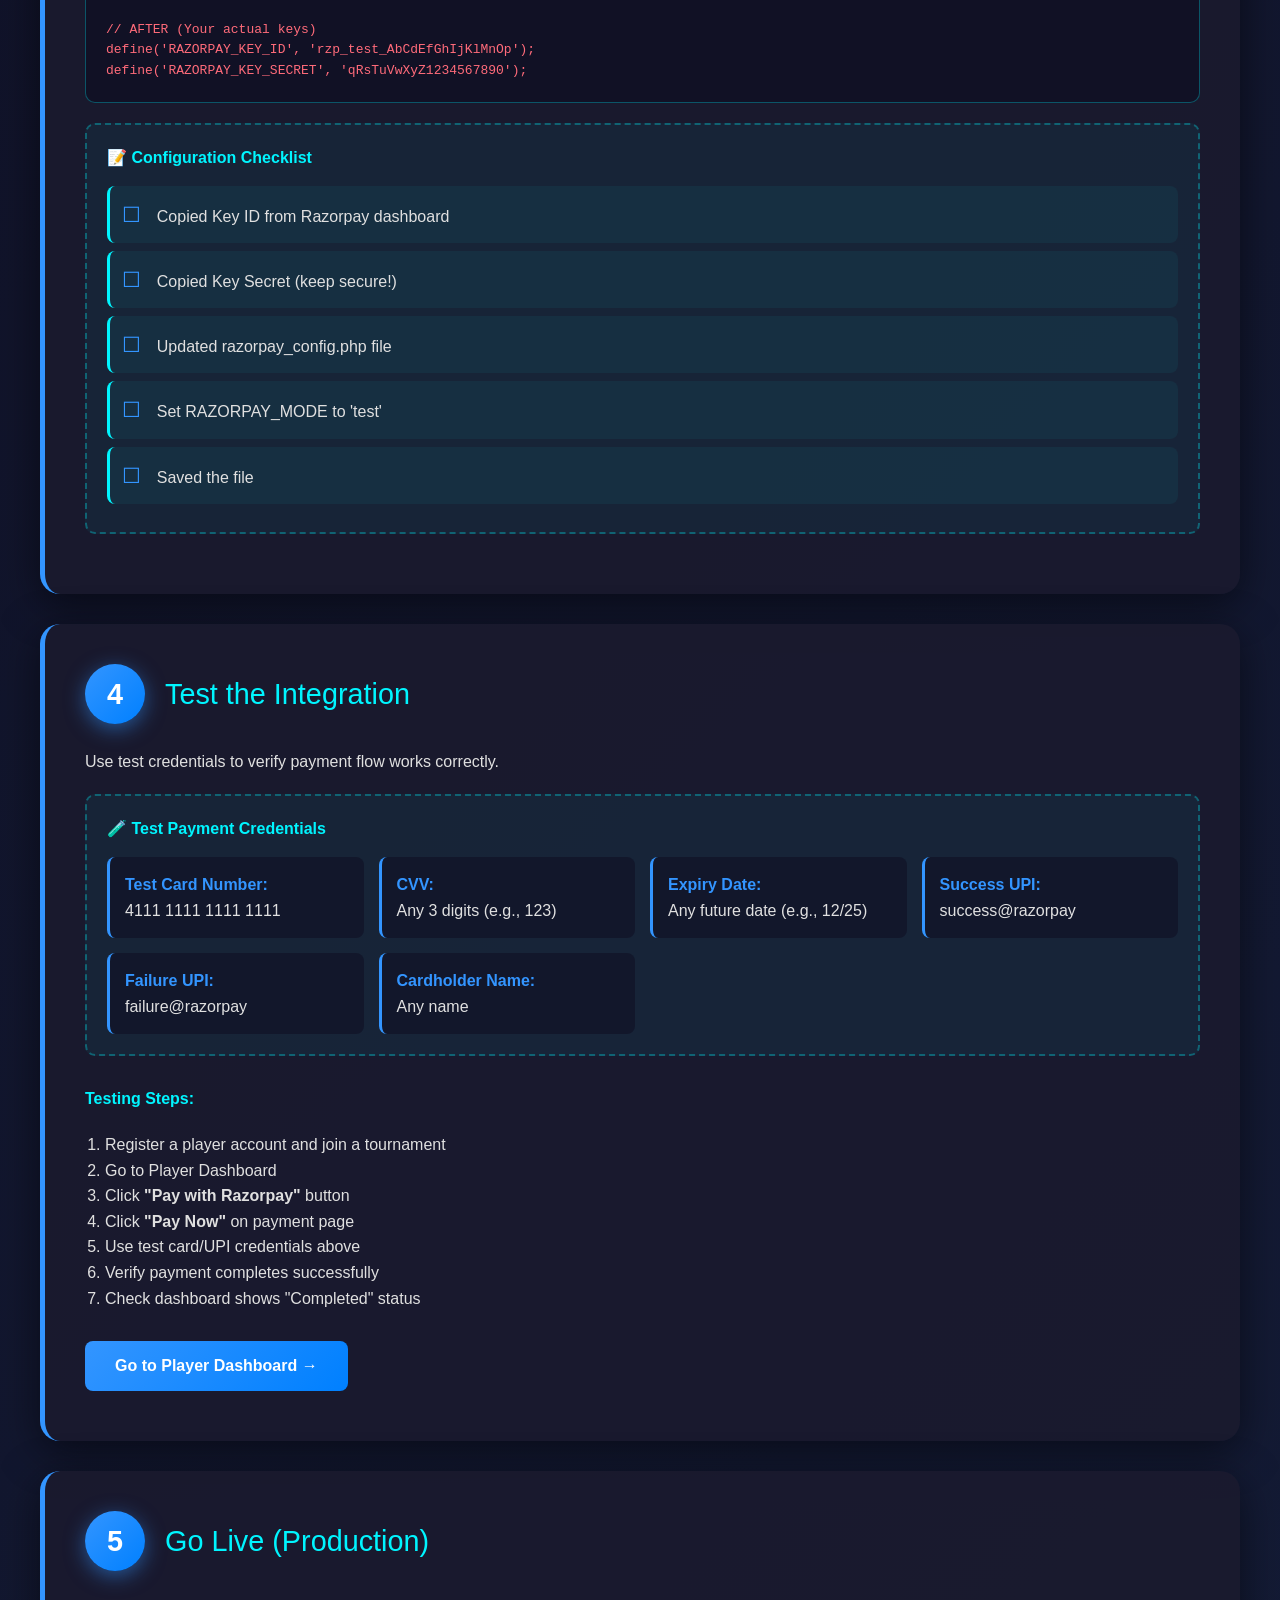
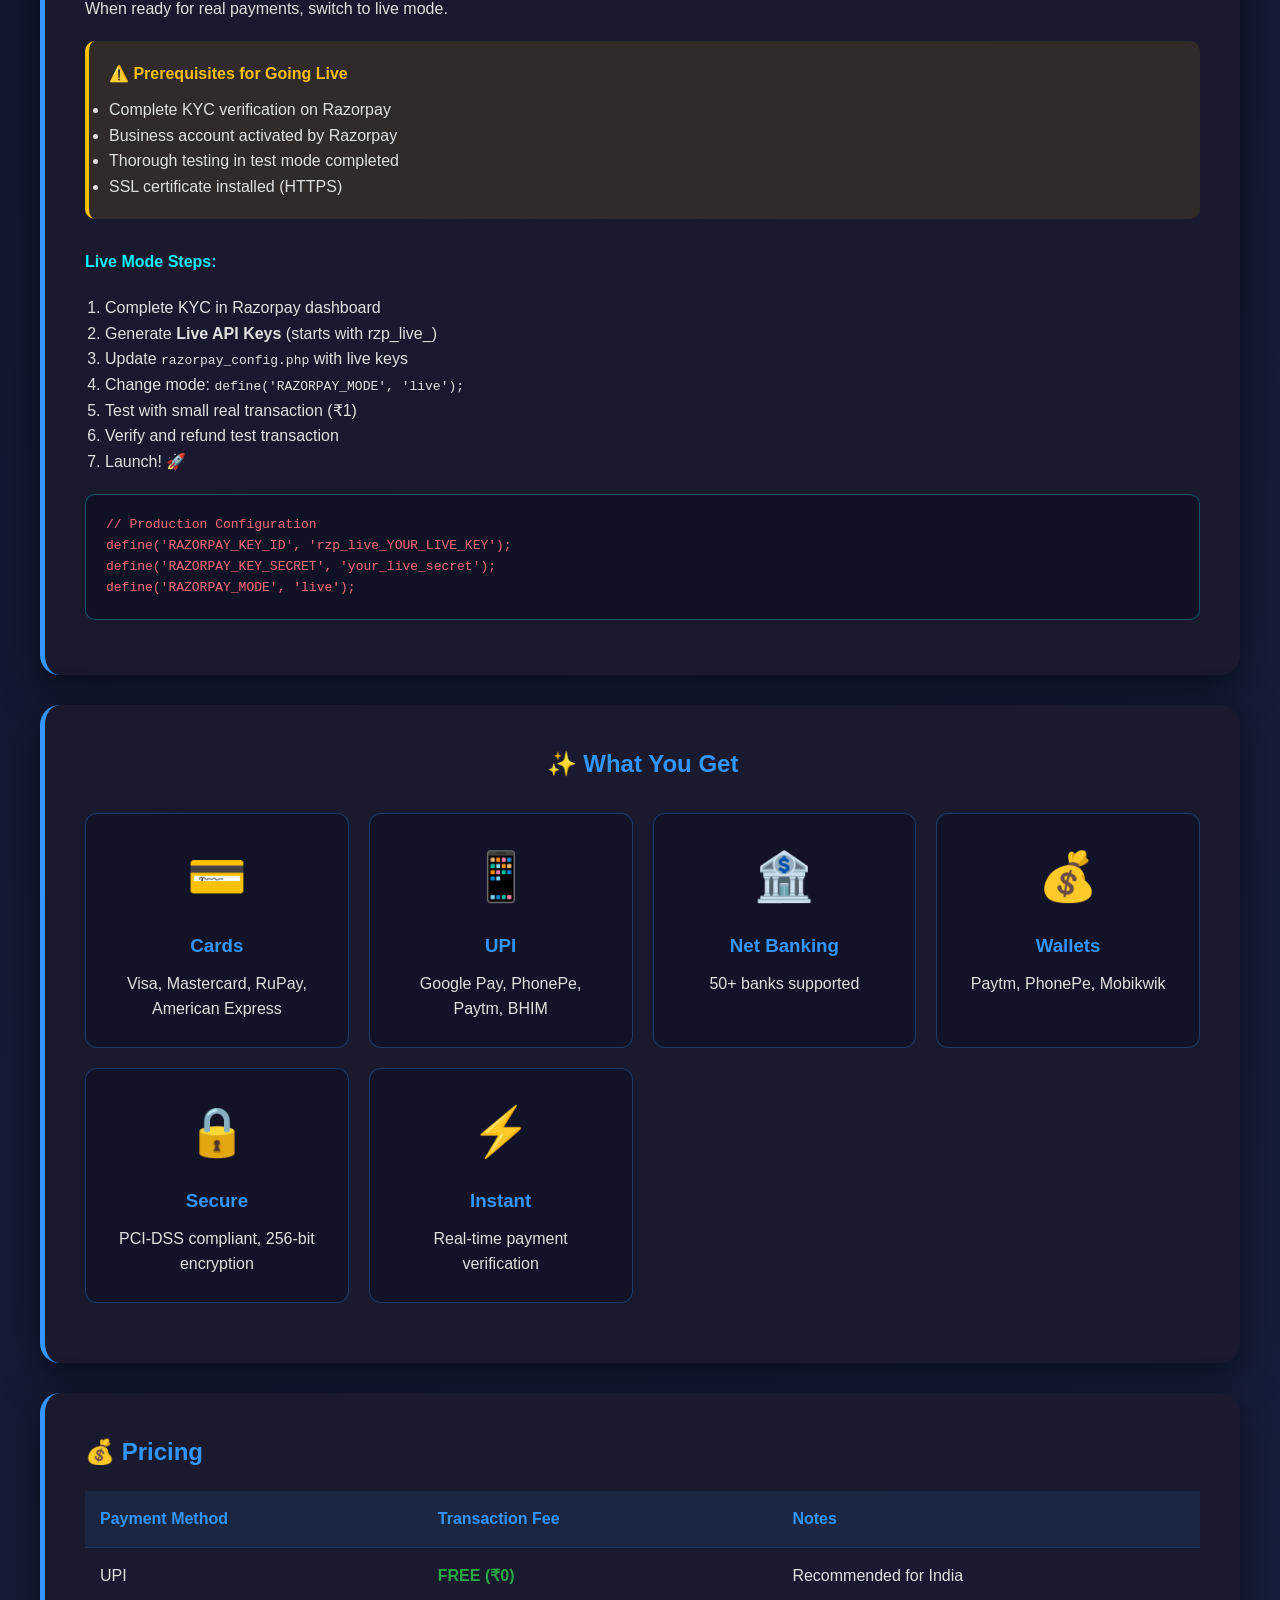
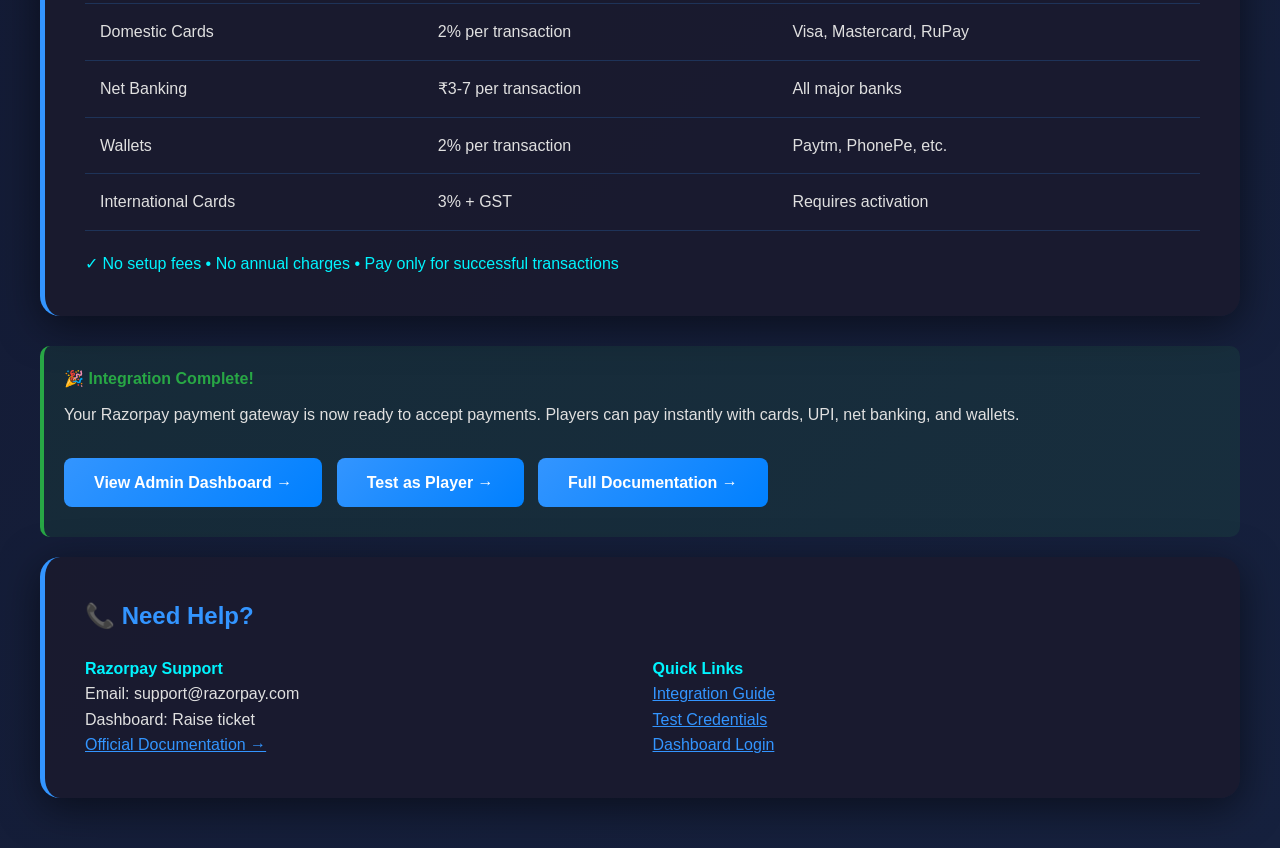
<file: docs/docs/razorpay_guide.html>
<!DOCTYPE html>
<html lang="en">
<head>
    <meta charset="UTF-8">
    <meta name="viewport" content="width=device-width, initial-scale=1.0">
    <title>Razorpay Setup Guide - Quick Start</title>
    <style>
        * {
            margin: 0;
            padding: 0;
            box-sizing: border-box;
        }
        body {
            font-family: 'Segoe UI', Tahoma, Geneva, Verdana, sans-serif;
            background: linear-gradient(135deg, #0f0f23 0%, #16213e 100%);
            color: #e0e0e0;
            line-height: 1.6;
            padding: 20px;
        }
        .container {
            max-width: 1200px;
            margin: 0 auto;
        }
        .header {
            text-align: center;
            padding: 40px 0;
            background: rgba(26, 26, 46, 0.9);
            border-radius: 20px;
            margin-bottom: 40px;
            border: 2px solid #3395ff;
        }
        .header h1 {
            color: #3395ff;
            font-size: 3rem;
            margin-bottom: 10px;
            text-transform: uppercase;
            letter-spacing: 3px;
        }
        .header p {
            color: #00f5ff;
            font-size: 1.3rem;
        }
        .step-container {
            background: rgba(26, 26, 46, 0.9);
            border-radius: 20px;
            padding: 40px;
            margin-bottom: 30px;
            border-left: 5px solid #3395ff;
            box-shadow: 0 10px 40px rgba(0, 0, 0, 0.5);
        }
        .step-header {
            display: flex;
            align-items: center;
            margin-bottom: 25px;
        }
        .step-number {
            background: linear-gradient(135deg, #3395ff, #0080ff);
            color: white;
            width: 60px;
            height: 60px;
            line-height: 60px;
            text-align: center;
            border-radius: 50%;
            font-size: 1.8rem;
            font-weight: bold;
            margin-right: 20px;
            box-shadow: 0 5px 20px rgba(51, 149, 255, 0.5);
        }
        .step-title {
            font-size: 1.8rem;
            color: #00f5ff;
        }
        .code-box {
            background: rgba(15, 15, 35, 0.8);
            border: 1px solid rgba(0, 245, 255, 0.3);
            padding: 20px;
            border-radius: 10px;
            margin: 15px 0;
            font-family: 'Courier New', monospace;
            overflow-x: auto;
        }
        .code-box pre {
            margin: 0;
            color: #ff6b7a;
        }
        .highlight {
            background: rgba(255, 193, 7, 0.2);
            padding: 2px 8px;
            border-radius: 5px;
            color: #ffc107;
            font-weight: bold;
        }
        .test-card {
            background: rgba(0, 245, 255, 0.05);
            border: 2px dashed rgba(0, 245, 255, 0.3);
            padding: 20px;
            border-radius: 10px;
            margin: 20px 0;
        }
        .test-card h4 {
            color: #00f5ff;
            margin-bottom: 15px;
        }
        .test-details {
            display: grid;
            grid-template-columns: repeat(auto-fit, minmax(250px, 1fr));
            gap: 15px;
            margin-top: 15px;
        }
        .test-item {
            background: rgba(15, 15, 35, 0.6);
            padding: 15px;
            border-radius: 8px;
            border-left: 3px solid #3395ff;
        }
        .test-item strong {
            color: #3395ff;
        }
        .warning-box {
            background: rgba(255, 193, 7, 0.1);
            border-left: 4px solid #ffc107;
            padding: 20px;
            border-radius: 10px;
            margin: 20px 0;
        }
        .warning-box h4 {
            color: #ffc107;
            margin-bottom: 10px;
        }
        .success-box {
            background: rgba(40, 167, 69, 0.1);
            border-left: 4px solid #28a745;
            padding: 20px;
            border-radius: 10px;
            margin: 20px 0;
        }
        .success-box h4 {
            color: #28a745;
            margin-bottom: 10px;
        }
        .checklist {
            list-style: none;
            padding: 0;
        }
        .checklist li {
            padding: 12px;
            margin: 8px 0;
            background: rgba(0, 245, 255, 0.05);
            border-radius: 8px;
            border-left: 3px solid #00f5ff;
        }
        .checklist li:before {
            content: "☐ ";
            color: #3395ff;
            font-size: 1.3rem;
            margin-right: 10px;
        }
        .btn {
            display: inline-block;
            padding: 12px 30px;
            background: linear-gradient(135deg, #3395ff, #0080ff);
            color: white;
            text-decoration: none;
            border-radius: 8px;
            font-weight: 600;
            margin: 10px 10px 10px 0;
            transition: all 0.3s ease;
        }
        .btn:hover {
            transform: translateY(-2px);
            box-shadow: 0 5px 20px rgba(51, 149, 255, 0.5);
        }
        .feature-grid {
            display: grid;
            grid-template-columns: repeat(auto-fit, minmax(250px, 1fr));
            gap: 20px;
            margin: 20px 0;
        }
        .feature-card {
            background: rgba(15, 15, 35, 0.6);
            padding: 25px;
            border-radius: 12px;
            border: 1px solid rgba(51, 149, 255, 0.3);
            text-align: center;
        }
        .feature-card .icon {
            font-size: 3rem;
            margin-bottom: 15px;
        }
        .feature-card h3 {
            color: #3395ff;
            margin-bottom: 10px;
        }
        table {
            width: 100%;
            border-collapse: collapse;
            margin: 20px 0;
        }
        th, td {
            padding: 15px;
            text-align: left;
            border-bottom: 1px solid rgba(51, 149, 255, 0.2);
        }
        th {
            background: rgba(51, 149, 255, 0.1);
            color: #3395ff;
            font-weight: 600;
        }
        .status-badge {
            display: inline-block;
            padding: 5px 15px;
            border-radius: 20px;
            font-size: 0.85rem;
            font-weight: 600;
        }
        .badge-test {
            background: rgba(255, 193, 7, 0.2);
            color: #ffc107;
        }
        .badge-live {
            background: rgba(40, 167, 69, 0.2);
            color: #28a745;
        }
    </style>
</head>
<body>
    <div class="container">
        <div class="header">
            <h1>💳 Razorpay Setup</h1>
            <p>Complete Integration Guide - Get Started in 5 Minutes</p>
        </div>

        <!-- Step 1 -->
        <div class="step-container">
            <div class="step-header">
                <div class="step-number">1</div>
                <div class="step-title">Create Razorpay Account</div>
            </div>
            <p>Sign up for a Razorpay account to get your API keys.</p>
            <ol style="margin: 20px 0; padding-left: 20px;">
                <li>Visit <a href="https://razorpay.com/" target="_blank" style="color: #3395ff;">razorpay.com</a></li>
                <li>Click <strong>"Sign Up"</strong> → Create account with email</li>
                <li>Verify your email and phone number</li>
                <li>Login to <a href="https://dashboard.razorpay.com/" target="_blank" style="color: #3395ff;">dashboard.razorpay.com</a></li>
            </ol>
            <a href="https://razorpay.com/" target="_blank" class="btn">Create Razorpay Account →</a>
        </div>

        <!-- Step 2 -->
        <div class="step-container">
            <div class="step-header">
                <div class="step-number">2</div>
                <div class="step-title">Get Your API Keys</div>
            </div>
            <p>Generate test API keys to start accepting payments.</p>
            <ol style="margin: 20px 0; padding-left: 20px;">
                <li>Login to Razorpay Dashboard</li>
                <li>Go to <strong>Settings</strong> → <strong>API Keys</strong></li>
                <li>Click <strong>"Generate Test Keys"</strong></li>
                <li>Copy your <span class="highlight">Key ID</span> and <span class="highlight">Key Secret</span></li>
            </ol>
            <div class="warning-box">
                <h4>⚠️ Security Warning</h4>
                <p>Never share your Key Secret publicly or commit it to Git. Keep it secure!</p>
            </div>
        </div>

        <!-- Step 3 -->
        <div class="step-container">
            <div class="step-header">
                <div class="step-number">3</div>
                <div class="step-title">Configure Your Application</div>
            </div>
            <p>Update the configuration file with your Razorpay credentials.</p>
            
            <h4 style="color: #00f5ff; margin: 20px 0 10px;">File Location:</h4>
            <div class="code-box">
                <pre>src/razorpay_config.php</pre>
            </div>

            <h4 style="color: #00f5ff; margin: 20px 0 10px;">Replace These Values:</h4>
            <div class="code-box">
<pre>// BEFORE (Default)
define('RAZORPAY_KEY_ID', 'rzp_test_YOUR_KEY_ID');
define('RAZORPAY_KEY_SECRET', 'YOUR_KEY_SECRET');

// AFTER (Your actual keys)
define('RAZORPAY_KEY_ID', 'rzp_test_AbCdEfGhIjKlMnOp');
define('RAZORPAY_KEY_SECRET', 'qRsTuVwXyZ1234567890');</pre>
            </div>

            <div class="test-card">
                <h4>📝 Configuration Checklist</h4>
                <ul class="checklist">
                    <li>Copied Key ID from Razorpay dashboard</li>
                    <li>Copied Key Secret (keep secure!)</li>
                    <li>Updated razorpay_config.php file</li>
                    <li>Set RAZORPAY_MODE to 'test'</li>
                    <li>Saved the file</li>
                </ul>
            </div>
        </div>

        <!-- Step 4 -->
        <div class="step-container">
            <div class="step-header">
                <div class="step-number">4</div>
                <div class="step-title">Test the Integration</div>
            </div>
            <p>Use test credentials to verify payment flow works correctly.</p>

            <div class="test-card">
                <h4>🧪 Test Payment Credentials</h4>
                <div class="test-details">
                    <div class="test-item">
                        <strong>Test Card Number:</strong><br>
                        4111 1111 1111 1111
                    </div>
                    <div class="test-item">
                        <strong>CVV:</strong><br>
                        Any 3 digits (e.g., 123)
                    </div>
                    <div class="test-item">
                        <strong>Expiry Date:</strong><br>
                        Any future date (e.g., 12/25)
                    </div>
                    <div class="test-item">
                        <strong>Success UPI:</strong><br>
                        success@razorpay
                    </div>
                    <div class="test-item">
                        <strong>Failure UPI:</strong><br>
                        failure@razorpay
                    </div>
                    <div class="test-item">
                        <strong>Cardholder Name:</strong><br>
                        Any name
                    </div>
                </div>
            </div>

            <h4 style="color: #00f5ff; margin: 30px 0 15px;">Testing Steps:</h4>
            <ol style="margin: 20px 0; padding-left: 20px;">
                <li>Register a player account and join a tournament</li>
                <li>Go to Player Dashboard</li>
                <li>Click <strong>"Pay with Razorpay"</strong> button</li>
                <li>Click <strong>"Pay Now"</strong> on payment page</li>
                <li>Use test card/UPI credentials above</li>
                <li>Verify payment completes successfully</li>
                <li>Check dashboard shows "Completed" status</li>
            </ol>

            <a href="../player/player_dashboard.php" class="btn">Go to Player Dashboard →</a>
        </div>

        <!-- Step 5 -->
        <div class="step-container">
            <div class="step-header">
                <div class="step-number">5</div>
                <div class="step-title">Go Live (Production)</div>
            </div>
            <p>When ready for real payments, switch to live mode.</p>

            <div class="warning-box">
                <h4>⚠️ Prerequisites for Going Live</h4>
                <ul>
                    <li>Complete KYC verification on Razorpay</li>
                    <li>Business account activated by Razorpay</li>
                    <li>Thorough testing in test mode completed</li>
                    <li>SSL certificate installed (HTTPS)</li>
                </ul>
            </div>

            <h4 style="color: #00f5ff; margin: 30px 0 15px;">Live Mode Steps:</h4>
            <ol style="margin: 20px 0; padding-left: 20px;">
                <li>Complete KYC in Razorpay dashboard</li>
                <li>Generate <strong>Live API Keys</strong> (starts with rzp_live_)</li>
                <li>Update <code>razorpay_config.php</code> with live keys</li>
                <li>Change mode: <code>define('RAZORPAY_MODE', 'live');</code></li>
                <li>Test with small real transaction (₹1)</li>
                <li>Verify and refund test transaction</li>
                <li>Launch! 🚀</li>
            </ol>

            <div class="code-box">
<pre>// Production Configuration
define('RAZORPAY_KEY_ID', 'rzp_live_YOUR_LIVE_KEY');
define('RAZORPAY_KEY_SECRET', 'your_live_secret');
define('RAZORPAY_MODE', 'live');</pre>
            </div>
        </div>

        <!-- Features -->
        <div class="step-container">
            <h2 style="color: #3395ff; text-align: center; margin-bottom: 30px;">✨ What You Get</h2>
            <div class="feature-grid">
                <div class="feature-card">
                    <div class="icon">💳</div>
                    <h3>Cards</h3>
                    <p>Visa, Mastercard, RuPay, American Express</p>
                </div>
                <div class="feature-card">
                    <div class="icon">📱</div>
                    <h3>UPI</h3>
                    <p>Google Pay, PhonePe, Paytm, BHIM</p>
                </div>
                <div class="feature-card">
                    <div class="icon">🏦</div>
                    <h3>Net Banking</h3>
                    <p>50+ banks supported</p>
                </div>
                <div class="feature-card">
                    <div class="icon">💰</div>
                    <h3>Wallets</h3>
                    <p>Paytm, PhonePe, Mobikwik</p>
                </div>
                <div class="feature-card">
                    <div class="icon">🔒</div>
                    <h3>Secure</h3>
                    <p>PCI-DSS compliant, 256-bit encryption</p>
                </div>
                <div class="feature-card">
                    <div class="icon">⚡</div>
                    <h3>Instant</h3>
                    <p>Real-time payment verification</p>
                </div>
            </div>
        </div>

        <!-- Pricing -->
        <div class="step-container">
            <h2 style="color: #3395ff; margin-bottom: 20px;">💰 Pricing</h2>
            <table>
                <thead>
                    <tr>
                        <th>Payment Method</th>
                        <th>Transaction Fee</th>
                        <th>Notes</th>
                    </tr>
                </thead>
                <tbody>
                    <tr>
                        <td>UPI</td>
                        <td><strong style="color: #28a745;">FREE (₹0)</strong></td>
                        <td>Recommended for India</td>
                    </tr>
                    <tr>
                        <td>Domestic Cards</td>
                        <td>2% per transaction</td>
                        <td>Visa, Mastercard, RuPay</td>
                    </tr>
                    <tr>
                        <td>Net Banking</td>
                        <td>₹3-7 per transaction</td>
                        <td>All major banks</td>
                    </tr>
                    <tr>
                        <td>Wallets</td>
                        <td>2% per transaction</td>
                        <td>Paytm, PhonePe, etc.</td>
                    </tr>
                    <tr>
                        <td>International Cards</td>
                        <td>3% + GST</td>
                        <td>Requires activation</td>
                    </tr>
                </tbody>
            </table>
            <p style="margin-top: 20px; color: #00f5ff;">✓ No setup fees • No annual charges • Pay only for successful transactions</p>
        </div>

        <!-- Success -->
        <div class="success-box">
            <h4>🎉 Integration Complete!</h4>
            <p>Your Razorpay payment gateway is now ready to accept payments. Players can pay instantly with cards, UPI, net banking, and wallets.</p>
            <div style="margin-top: 20px;">
                <a href="../admin/payment_management.php" class="btn">View Admin Dashboard →</a>
                <a href="../player/player_dashboard.php" class="btn">Test as Player →</a>
                <a href="RAZORPAY_SETUP.md" class="btn">Full Documentation →</a>
            </div>
        </div>

        <!-- Support -->
        <div class="step-container">
            <h2 style="color: #3395ff; margin-bottom: 20px;">📞 Need Help?</h2>
            <div style="display: grid; grid-template-columns: repeat(auto-fit, minmax(300px, 1fr)); gap: 20px;">
                <div>
                    <h4 style="color: #00f5ff;">Razorpay Support</h4>
                    <p>Email: support@razorpay.com</p>
                    <p>Dashboard: Raise ticket</p>
                    <p><a href="https://razorpay.com/docs/" target="_blank" style="color: #3395ff;">Official Documentation →</a></p>
                </div>
                <div>
                    <h4 style="color: #00f5ff;">Quick Links</h4>
                    <p><a href="https://razorpay.com/docs/payments/payment-gateway/web-integration/" target="_blank" style="color: #3395ff;">Integration Guide</a></p>
                    <p><a href="https://razorpay.com/docs/payments/payments/test-card-details/" target="_blank" style="color: #3395ff;">Test Credentials</a></p>
                    <p><a href="https://dashboard.razorpay.com/" target="_blank" style="color: #3395ff;">Dashboard Login</a></p>
                </div>
            </div>
        </div>
    </div>
</body>
</html>
</file>
<file: assets/css/style.css>
/* Minimal styling to make the placeholder site readable */
body { font-family: Arial, Helvetica, sans-serif; color: #222; margin:0; }
.container { max-width: 980px; margin: 0 auto; padding: 20px; }
.site-header { background: #111; color: #fff; padding: 10px 0; }
.site-header .logo img { vertical-align: middle; }
.site-header .main-nav { float: right; }
.site-header .main-nav a { color: #fff; margin-left: 12px; text-decoration: none; }
.site-main { padding: 30px 0; }
.site-footer { background:#f5f5f5; padding:12px 0; text-align:center; margin-top:30px; }
</file>
